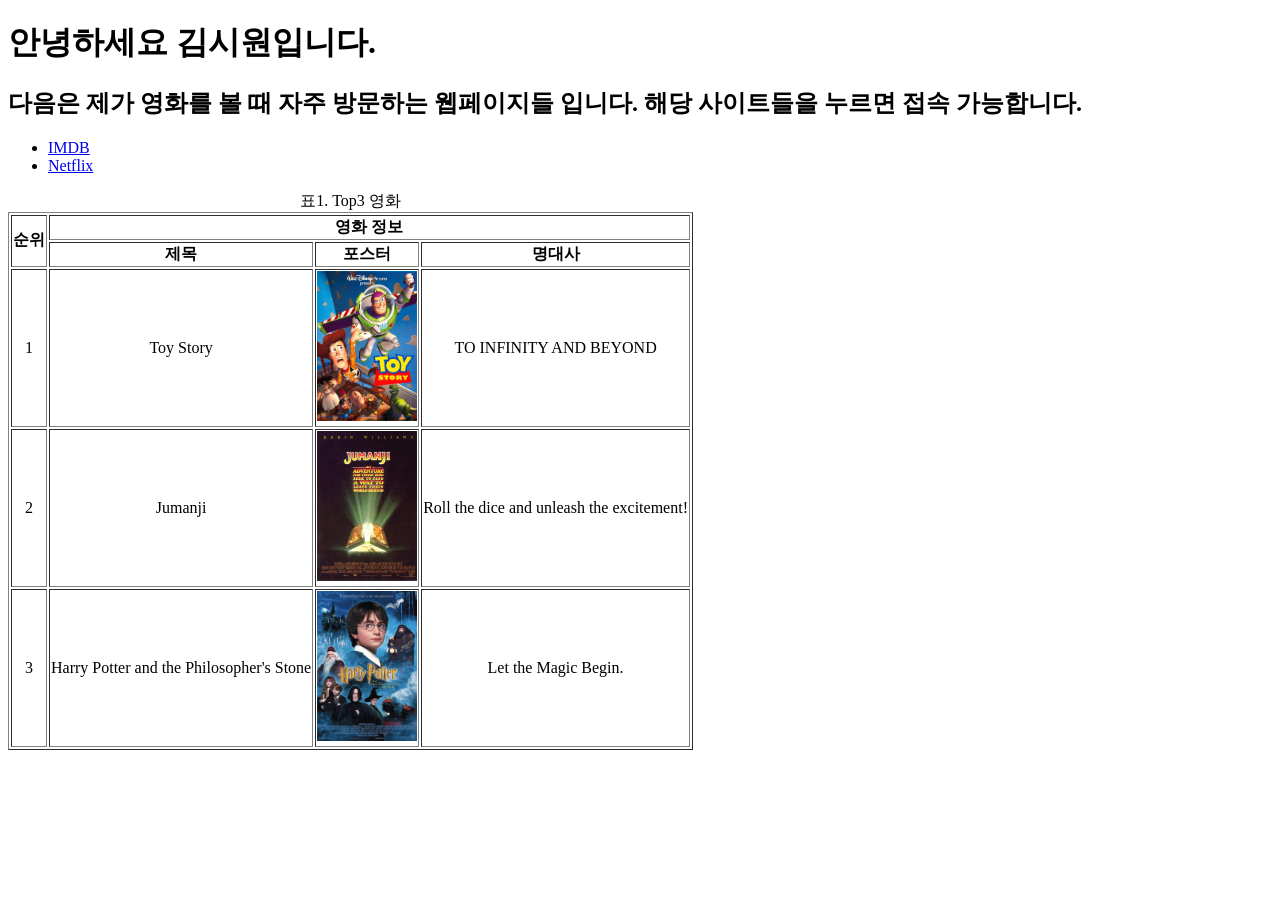
<file: LAB1/index.html>
<!DOCTYPE html>
<html lang="ko">
<head>
    <meta charset="UTF-8">
    <title>My Favorite Movies</title>
</head>
<body>

    <h1>안녕하세요 김시원입니다.</h1>
    <h2>다음은 제가 영화를 볼 때 자주 방문하는 웹페이지들 입니다. 해당 사이트들을 누르면 접속 가능합니다.</h2>

    <ul>
        <li><a href="https://www.imdb.com" target="_blank">IMDB</a></li>
        <li><a href="https://www.netflix.com" target="_blank">Netflix</a></li>
    </ul>

    <table border="1" style="text-align: center;">
        <caption>표1. Top3 영화</caption>
        <thead>
            <tr>
                <th rowspan="2">순위</th>
                <th colspan="3">영화 정보</th>
            </tr>
            <tr>
                <th>제목</th>
                <th>포스터</th>
                <th>명대사</th>
            </tr>
        </thead>
        <tbody>
            <tr>
                <td>1</td>
                <td>Toy Story</td>
                <td><img src="movie1.jpg" alt="Toy Story Poster" width="100" height="150"></td>
                <td>TO INFINITY AND BEYOND</td>
            </tr>
            <tr>
                <td>2</td>
                <td>Jumanji</td>
                <td><img src="movie2.jpg" alt="Jumanji Poster" width="100" height="150"></td>
                <td>Roll the dice and unleash the excitement!</td>
            </tr>
            <tr>
                <td>3</td>
                <td>Harry Potter and the Philosopher's Stone</td>
                <td><img src="movie3.jpg" alt="Harry Potter Poster" width="100" height="150"></td>
                <td>Let the Magic Begin.</td>
            </tr>
        </tbody>
    </table>

</body>
</html>
</file>
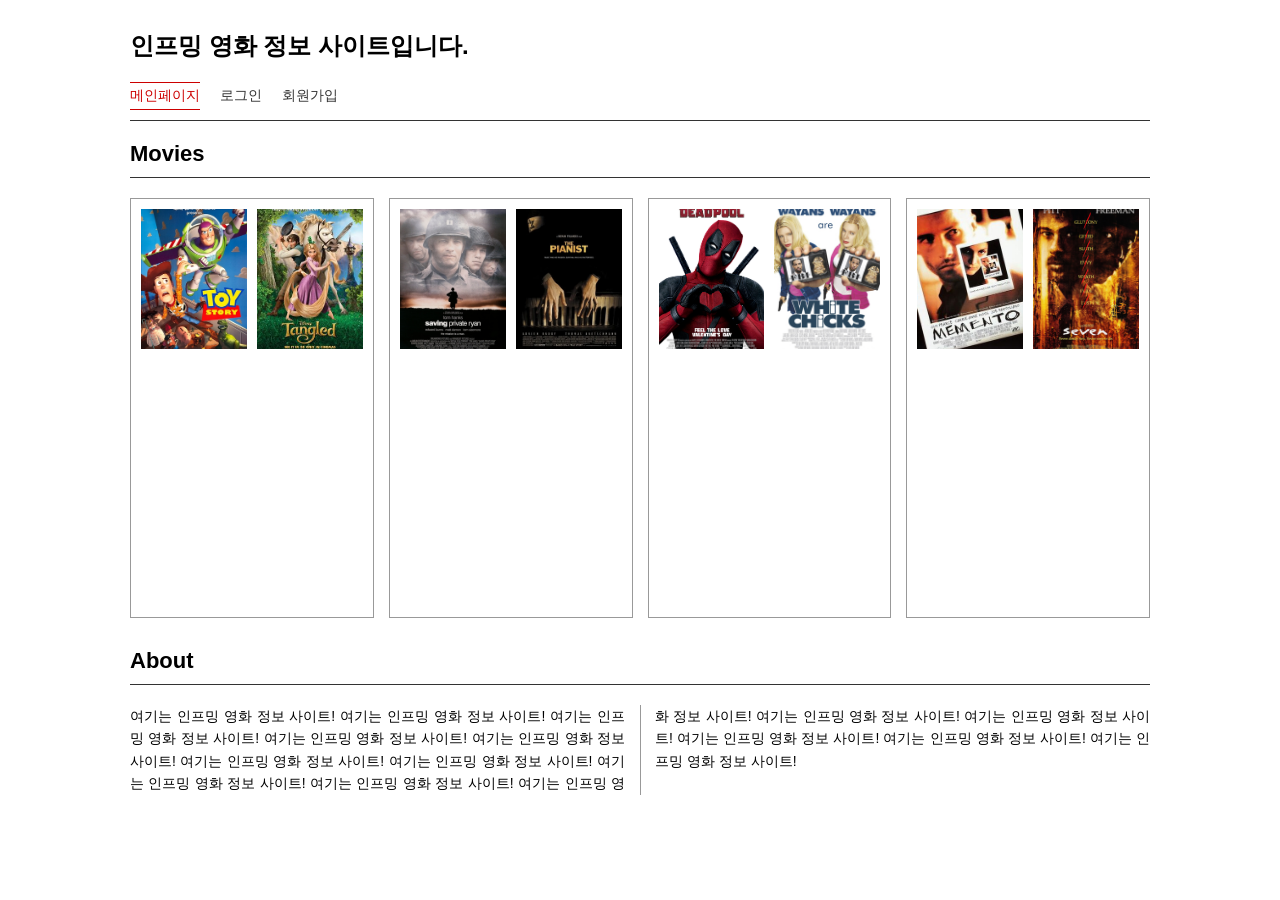
<file: LAB3/index.html>
<!DOCTYPE html>
<html lang="ko">
<head>
    <meta charset="UTF-8">
    <title>인프밍 영화 정보 사이트</title>
    <link rel="stylesheet" href="main.css">
</head>
<body>
    <div class="wrapper">
        <header class="header-box">
            <div class="header-spacer"></div>
            <h1 class="header-text">인프밍 영화 정보 사이트입니다.</h1>
        </header>
        
        <nav class="nav-menu">
            <a href="index.html" class="active">메인페이지</a>
            <a href="login.html">로그인</a>
            <a href="signup.html">회원가입</a>
        </nav>

        <main class="content-area">
            <section class="movie-section">
                <h2>Movies</h2>
                <div class="movie-list">
                    <div class="movie-item">
                        <div class="movie-images">
                            <div class="img-box">
                                <img src="movie1.jpg" alt="Toy Story">
                                <div class="img-hover-text">Toy Story</div>
                            </div>
                            <div class="img-box">
                                <img src="movie2.jpg" alt="Tangled">
                                <div class="img-hover-text">Tangled</div>
                            </div>
                        </div>
                    </div>
                    
                    <div class="movie-item">
                        <div class="movie-images">
                            <div class="img-box">
                                <img src="movie3.jpg" alt="Saving Private Ryan">
                                <div class="img-hover-text">Saving Private Ryan</div>
                            </div>
                            <div class="img-box">
                                <img src="movie4.jpg" alt="The Pianist">
                                <div class="img-hover-text">The Pianist</div>
                            </div>
                        </div>
                    </div>
                    
                    <div class="movie-item">
                        <div class="movie-images">
                            <div class="img-box">
                                <img src="movie5.jpg" alt="Deadpool">
                                <div class="img-hover-text">Deadpool</div>
                            </div>
                            <div class="img-box">
                                <img src="movie6.jpg" alt="White Chicks">
                                <div class="img-hover-text">White Chicks</div>
                            </div>
                        </div>
                    </div>

                    <div class="movie-item">
                        <div class="movie-images">
                            <div class="img-box">
                                <img src="movie7.jpg" alt="Memento">
                                <div class="img-hover-text">Memento</div>
                            </div>
                            <div class="img-box">
                                <img src="movie8.jpg" alt="Se7en">
                                <div class="img-hover-text">Se7en</div>
                            </div>
                        </div>
                    </div>
                </div>
            </section>
            
            <section class="about-section">
                <h2>About</h2>
                <div class="about-desc">
                    여기는 인프밍 영화 정보 사이트! 여기는 인프밍 영화 정보 사이트! 여기는 인프밍 영화 정보 사이트!
                    여기는 인프밍 영화 정보 사이트! 여기는 인프밍 영화 정보 사이트! 여기는 인프밍 영화 정보 사이트!
                    여기는 인프밍 영화 정보 사이트! 여기는 인프밍 영화 정보 사이트! 여기는 인프밍 영화 정보 사이트!
                    여기는 인프밍 영화 정보 사이트! 여기는 인프밍 영화 정보 사이트! 여기는 인프밍 영화 정보 사이트!
                    여기는 인프밍 영화 정보 사이트! 여기는 인프밍 영화 정보 사이트! 여기는 인프밍 영화 정보 사이트!
                </div>
            </section>
        </main>
    </div>
</body>
</html>
</file>
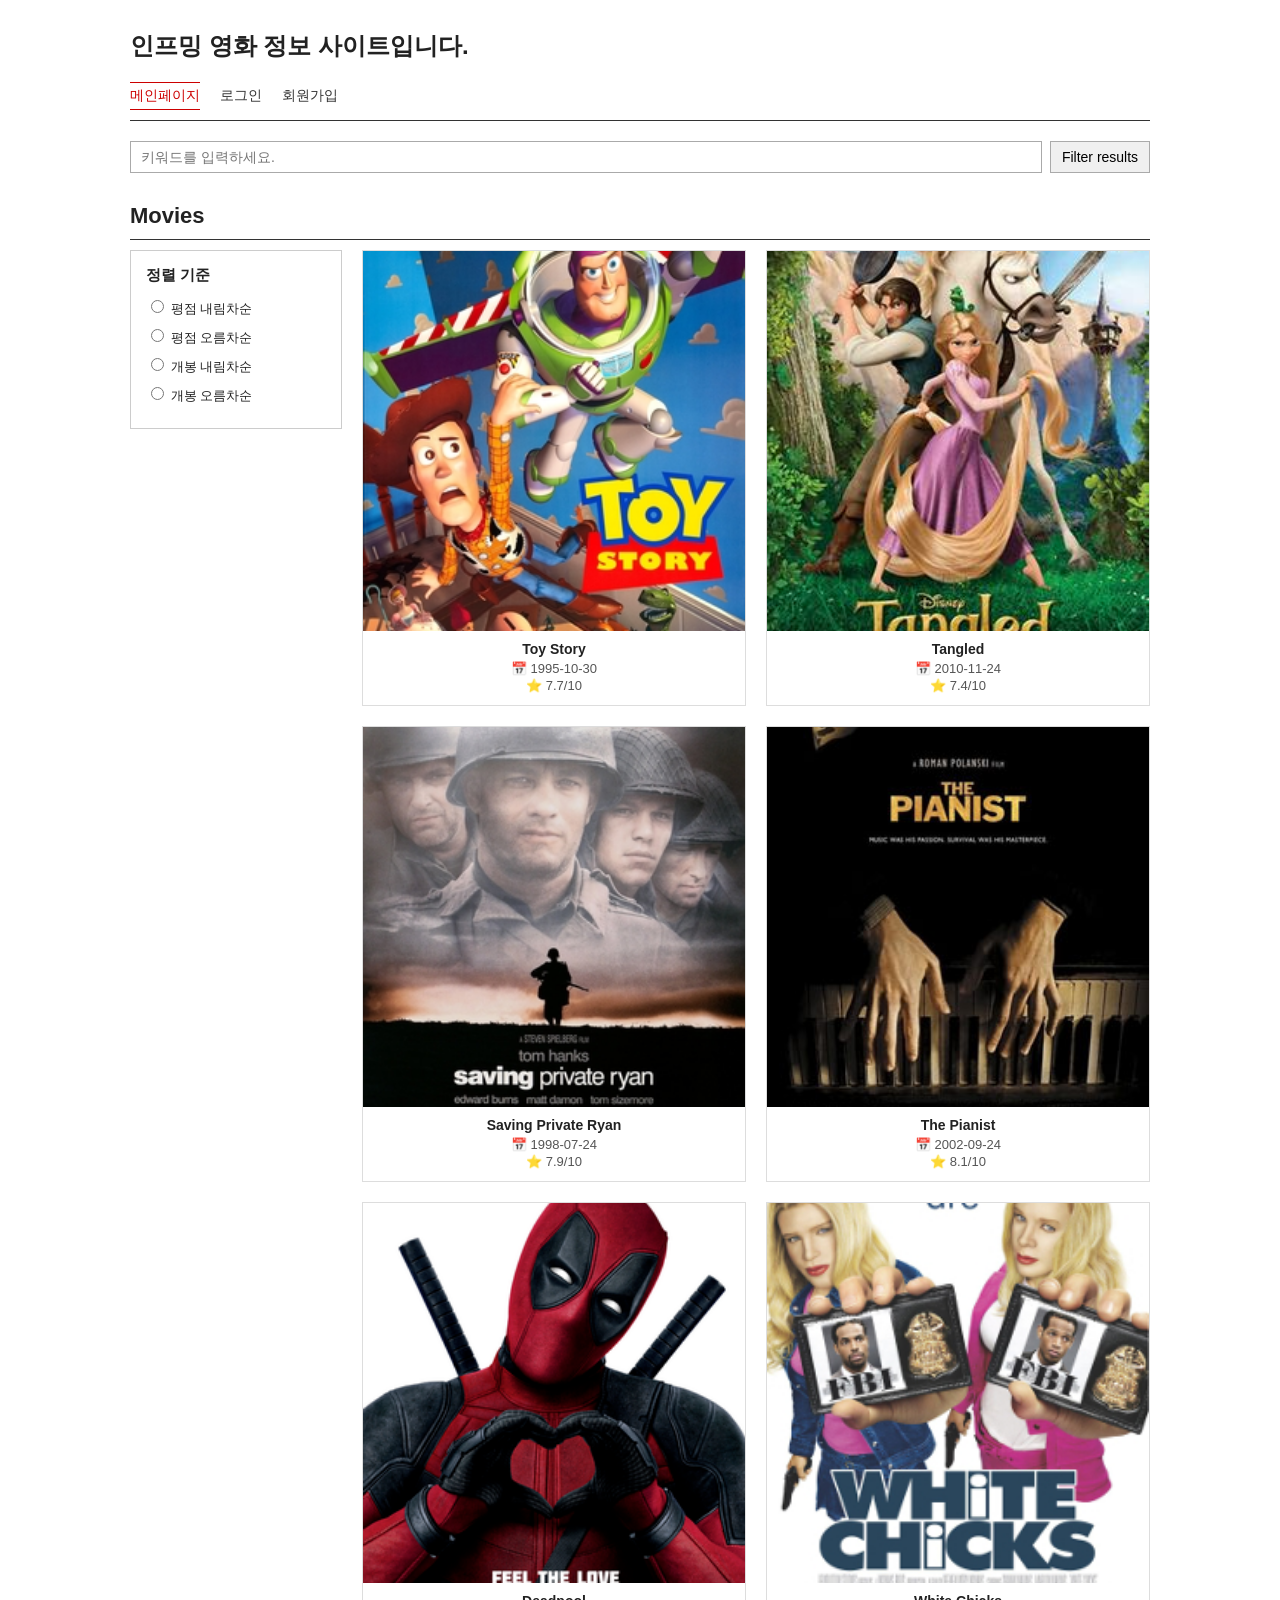
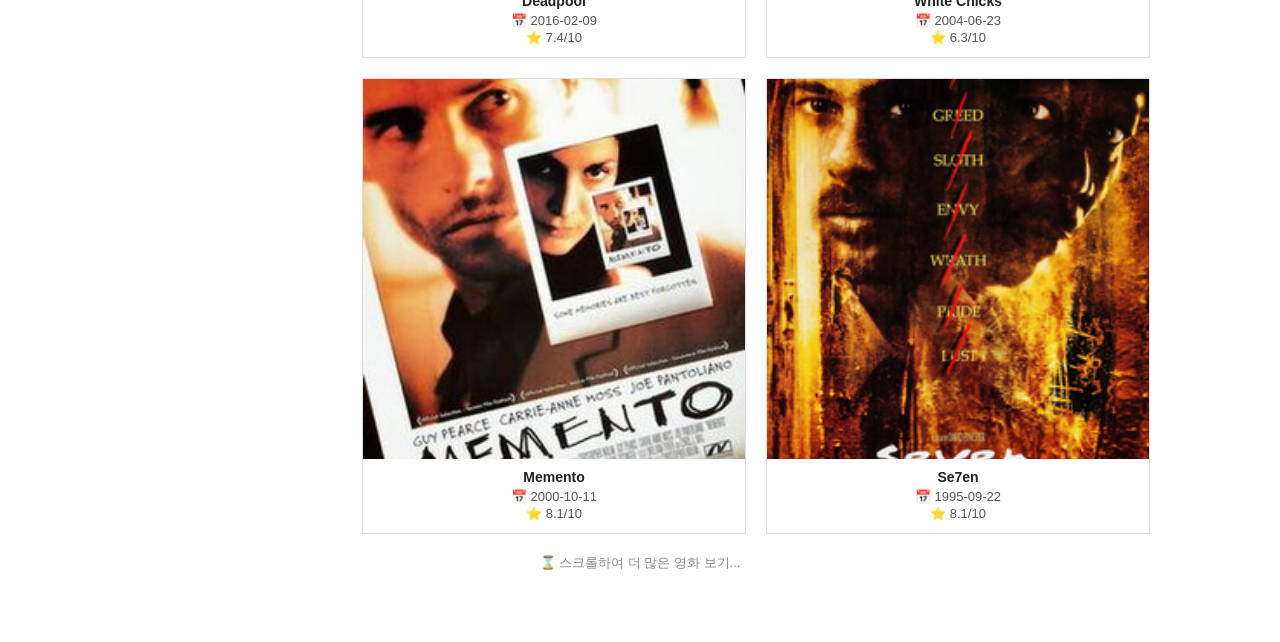
<file: LAB4/index.html>
<!DOCTYPE html>
<html lang="ko">
<head>
    <meta charset="UTF-8">
    <title>인프밍 영화 정보 사이트</title>
    <!-- 외부 CSS 참조 -->
    <link rel="stylesheet" type="text/css" href="main.css">
</head>
<body>
    <div class="wrapper">
        <!-- 헤더 -->
        <header class="header-box">
            <h1 class="header-text">인프밍 영화 정보 사이트입니다.</h1>
        </header>

        <!-- 페이지 링킹 (메인 ↔ 로그인 ↔ 회원가입) -->
        <nav class="nav-menu">
            <a href="index.html" class="active">메인페이지</a>
            <a href="login.html">로그인</a>
            <a href="signup.html">회원가입</a>
        </nav>

        <!-- 키워드 검색바 (요구사항: 키워드 검색 20pt) -->
        <div class="search-bar">
            <input type="text" id="searchInput" placeholder="키워드를 입력하세요.">
            <button id="searchBtn">Filter results</button>
        </div>

        <!-- Movies 섹션 -->
        <section class="movie-section">
            <h2>Movies</h2>
            <div class="movie-layout">

                <!-- 좌측: 정렬 기준 (요구사항: Sort 4가지 20pt) -->
                <aside class="sort-panel">
                    <h3>정렬 기준</h3>
                    <label><input type="radio" name="sort" value="rating_desc"> 평점 내림차순</label>
                    <label><input type="radio" name="sort" value="rating_asc"> 평점 오름차순</label>
                    <label><input type="radio" name="sort" value="date_desc"> 개봉 내림차순</label>
                    <label><input type="radio" name="sort" value="date_asc"> 개봉 오름차순</label>
                </aside>

                <!-- 우측: 영화 카드 그리드 (JS가 동적으로 채움) -->
                <div class="movie-grid" id="movieGrid"></div>
            </div>
            <!-- Infinite Scroll 트리거 -->
            <div id="loadingMsg">⌛ 영화를 불러오는 중...</div>
        </section>
    </div>

    <!-- =========================================================
         JavaScript: Fetch API + Infinite Scroll + 검색 + 정렬 + hover
         ========================================================= -->
    <script>
        // 전역 상태
        let allMovies = [];        // product.json에서 받은 전체 영화 목록
        let filteredMovies = [];   // 검색/정렬 후의 영화 목록
        let renderedCount = 0;     // 현재까지 화면에 그린 영화 개수
        const PAGE_SIZE = 4;       // Infinite Scroll 1회당 추가 로드 개수

        const grid = document.getElementById('movieGrid');
        const loadingMsg = document.getElementById('loadingMsg');
        const searchInput = document.getElementById('searchInput');
        const searchBtn = document.getElementById('searchBtn');
        const sortRadios = document.querySelectorAll('input[name="sort"]');

        // ---------------------------------------------------------
        // 1. Fetch API로 product.json 불러오기 (요구사항 25pt)
        // ---------------------------------------------------------
        fetch('product.json')
            .then(response => {
                if (!response.ok) throw new Error('product.json 불러오기 실패');
                return response.json();
            })
            .then(data => {
                allMovies = data;
                filteredMovies = data.slice(); // 초기엔 전체 표시
                renderNextPage();              // 첫 페이지 렌더
                ensureViewportFilled();        // 화면이 가득 차도록 자동 추가 로드
            })
            .catch(err => {
                console.error(err);
                loadingMsg.textContent = '⚠️ 영화 데이터를 불러올 수 없습니다.';
            });

        // ---------------------------------------------------------
        // 2. 영화 카드 한 장을 만드는 함수
        //    - 영화 정보 3개 이상 (제목, 개봉일, 평점) (요구사항 30pt 일부)
        //    - 포스터 hover 시 줄거리 출력 (요구사항 20pt)
        // ---------------------------------------------------------
        function createMovieCard(movie) {
            const card = document.createElement('div');
            card.className = 'movie-card';

            // 포스터 영역 + 줄거리 오버레이
            const posterWrap = document.createElement('div');
            posterWrap.className = 'poster-wrap';

            const img = document.createElement('img');
            img.src = movie.poster;
            img.alt = movie.title;

            const overlay = document.createElement('div');
            overlay.className = 'overview-overlay';
            overlay.innerHTML = '<strong>줄거리:</strong>' + (movie.overview || '줄거리 정보가 없습니다.');

            // JS로도 hover 이벤트 처리 (요구사항: JS 사용)
            posterWrap.addEventListener('mouseenter', () => {
                overlay.style.opacity = '1';
            });
            posterWrap.addEventListener('mouseleave', () => {
                overlay.style.opacity = '0';
            });

            posterWrap.appendChild(img);
            posterWrap.appendChild(overlay);

            // 영화 정보 (제목, 개봉일, 평점)
            const info = document.createElement('div');
            info.className = 'movie-info';
            info.innerHTML =
                '<div class="title">' + movie.title + '</div>' +
                '<div class="release-date">📅 ' + movie.release_date + '</div>' +
                '<div class="vote-avg">⭐ ' + movie.vote_average + '/10</div>';

            card.appendChild(posterWrap);
            card.appendChild(info);
            return card;
        }

        // ---------------------------------------------------------
        // 3. Infinite Scroll: 다음 PAGE_SIZE 만큼 추가 렌더 (요구사항 30pt)
        // ---------------------------------------------------------
        function renderNextPage() {
            const end = Math.min(renderedCount + PAGE_SIZE, filteredMovies.length);
            for (let i = renderedCount; i < end; i++) {
                grid.appendChild(createMovieCard(filteredMovies[i]));
            }
            renderedCount = end;

            // 모든 영화를 다 그렸으면 로딩 메시지 변경
            if (renderedCount >= filteredMovies.length) {
                if (filteredMovies.length === 0) {
                    loadingMsg.textContent = '검색 결과가 없습니다.';
                } else {
                    loadingMsg.textContent = '— 모든 영화를 불러왔습니다 (' + filteredMovies.length + '개) —';
                }
            } else {
                loadingMsg.textContent = '⌛ 스크롤하여 더 많은 영화 보기...';
            }
        }

        // 스크롤 이벤트: 페이지 바닥에 가까워지면 다음 페이지 로드
        window.addEventListener('scroll', () => {
            const scrollPos = window.innerHeight + window.scrollY;
            const docHeight = document.body.offsetHeight;
            if (scrollPos >= docHeight - 100 && renderedCount < filteredMovies.length) {
                renderNextPage();
            }
        });

        // 초기 또는 검색/정렬 후, 콘텐츠가 viewport보다 짧으면 자동으로 다음 페이지 로드
        // (큰 모니터에서도 Infinite Scroll 효과가 보이도록 보강)
        function ensureViewportFilled() {
            // 다음 페이지를 그릴 영화가 더 있고, 현재 페이지가 viewport보다 짧을 때
            if (renderedCount < filteredMovies.length &&
                document.documentElement.scrollHeight <= window.innerHeight + 50) {
                renderNextPage();
                // 다음 프레임에 다시 체크 (이미지 로딩으로 높이가 늦게 늘어남)
                setTimeout(ensureViewportFilled, 100);
            }
        }

        // ---------------------------------------------------------
        // 4. 필터링 (검색 + 정렬) 후 화면 다시 그리기
        // ---------------------------------------------------------
        function applyFilters() {
            // (1) 키워드 검색
            const keyword = searchInput.value.trim().toLowerCase();
            let result = allMovies.filter(m => {
                if (!keyword) return true;
                return m.title.toLowerCase().includes(keyword)
                    || (m.overview || '').toLowerCase().includes(keyword);
            });

            // (2) 정렬 (Sort 4가지)
            const sortValue = document.querySelector('input[name="sort"]:checked');
            if (sortValue) {
                switch (sortValue.value) {
                    case 'rating_desc':
                        result.sort((a, b) => b.vote_average - a.vote_average);
                        break;
                    case 'rating_asc':
                        result.sort((a, b) => a.vote_average - b.vote_average);
                        break;
                    case 'date_desc':
                        result.sort((a, b) => b.release_date.localeCompare(a.release_date));
                        break;
                    case 'date_asc':
                        result.sort((a, b) => a.release_date.localeCompare(b.release_date));
                        break;
                }
            }

            // (3) 화면 초기화 후 다시 렌더
            filteredMovies = result;
            renderedCount = 0;
            grid.innerHTML = '';
            renderNextPage();
            ensureViewportFilled(); // 결과가 적어도 viewport 채우기
        }

        // 검색 버튼 클릭
        searchBtn.addEventListener('click', applyFilters);
        // Enter 키로도 검색
        searchInput.addEventListener('keydown', (e) => {
            if (e.key === 'Enter') applyFilters();
        });
        // 정렬 라디오 변경 시 즉시 적용
        sortRadios.forEach(r => r.addEventListener('change', applyFilters));
    </script>
</body>
</html>
</file>
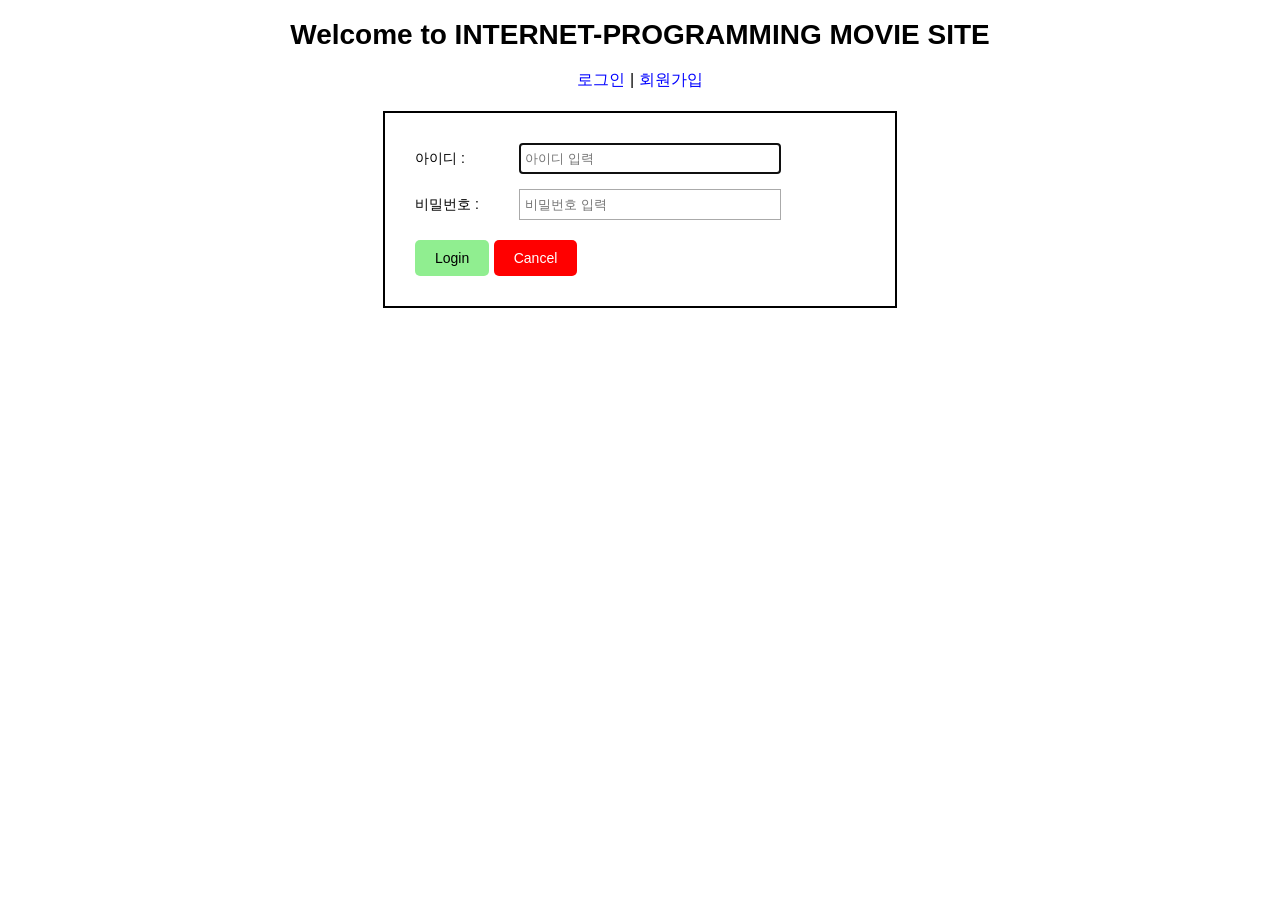
<file: LAB2/login.html>
<!DOCTYPE html>
<html lang="ko">
<head>
    <meta charset="UTF-8">
    <title>Login</title>
    <!-- 외부 CSS 참조 코드 -->
    <link rel="stylesheet" type="text/css" href="main.css">
</head>
<body>
    <h1>Welcome to INTERNET-PROGRAMMING MOVIE SITE</h1>
    
    <div class="header-links">
        <a href="login.html">로그인</a> | <a href="signup.html">회원가입</a>
    </div>

    <div class="form-container">
        <form>
            <div class="form-group">
                <label class="title-label">아이디 :</label>
                <input type="text" name="userid" placeholder="아이디 입력" required autofocus>
            </div>
            
            <div class="form-group">
                <label class="title-label">비밀번호 :</label>
                <input type="password" name="pwd" placeholder="비밀번호 입력" required>
            </div>
            
            <div class="btn-group">
                <button type="submit" class="btn-submit">Login</button>
                <button type="reset" class="btn-cancel">Cancel</button>
            </div>
        </form>
    </div>
</body>
</html>
</file>
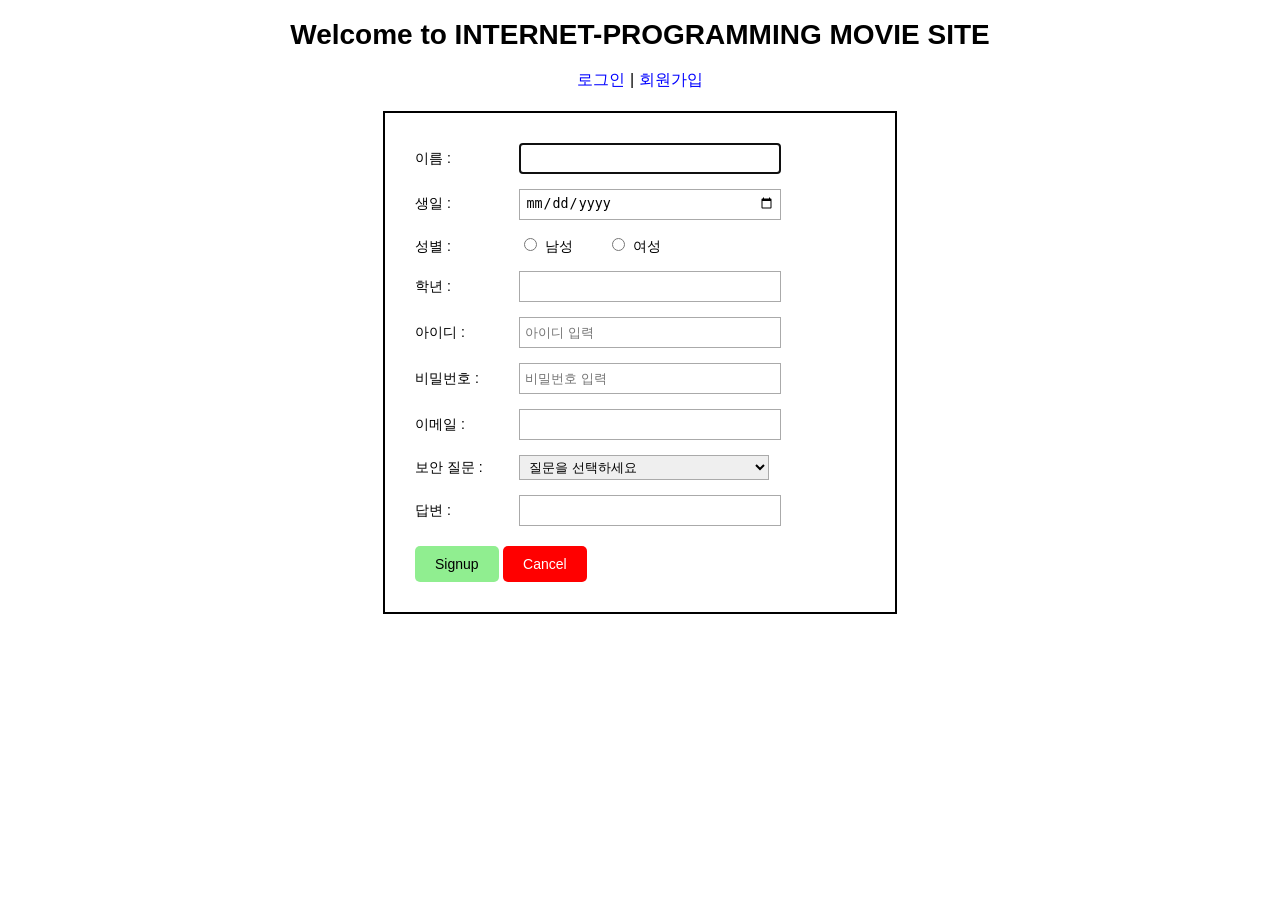
<file: LAB2/signup.html>
<!DOCTYPE html>
<html lang="ko">
<head>
    <meta charset="UTF-8">
    <title>Sign Up</title>
    <!-- 외부 CSS 참조 코드 -->
    <link rel="stylesheet" type="text/css" href="main.css">
</head>
<body>
    <h1>Welcome to INTERNET-PROGRAMMING MOVIE SITE</h1>
    
    <div class="header-links">
        <a href="login.html">로그인</a> | <a href="signup.html">회원가입</a>
    </div>

    <div class="form-container">
        <form>
            <div class="form-group">
                <label class="title-label">이름 :</label>
                <!-- Input 1: text 타입 / autofocus, required 속성 사용 -->
                <input type="text" name="username" autofocus required>
            </div>
            
            <div class="form-group">
                <label class="title-label">생일 :</label>
                <!-- Input 2: date 타입 -->
                <input type="date" name="birthday">
            </div>
            
            <div class="form-group">
                <label class="title-label">성별 :</label>
                <!-- Input 3: radio 타입 사용 -->
                <input type="radio" id="male" name="gender" value="male"> 
                <label for="male" class="radio-label">남성</label>
                <input type="radio" id="female" name="gender" value="female"> 
                <label for="female" class="radio-label">여성</label>
            </div>
            
            <div class="form-group">
                <label class="title-label">학년 :</label>
                <!-- Input 4: number 타입 / step 속성 사용 -->
                <input type="number" name="grade" min="1" max="4" step="1">
            </div>
            
            <div class="form-group">
                <label class="title-label">아이디 :</label>
                <!-- placeholder 속성 사용 -->
                <input type="text" name="userid" placeholder="아이디 입력" required>
            </div>
            
            <div class="form-group">
                <label class="title-label">비밀번호 :</label>
                <!-- Input 5: password 타입 / placeholder 속성 사용 -->
                <input type="password" name="pwd" placeholder="비밀번호 입력" required>
            </div>
            
            <div class="form-group">
                <label class="title-label">이메일 :</label>
                <!-- Input 6: email 타입 / autocomplete 속성 사용 -->
                <input type="email" name="email" autocomplete="email">
            </div>
            
            <div class="form-group">
                <label class="title-label">보안 질문 :</label>
                <!-- Select (Dropdown) 사용 -->
                <select name="sec_question">
                    <option value="">질문을 선택하세요</option>
                    <option value="movie">가장 좋아하는 영화는?</option>
                    <option value="school">출신 초등학교는?</option>
                </select>
            </div>
            
            <div class="form-group">
                <label class="title-label">답변 :</label>
                <input type="text" name="sec_answer">
            </div>

            <div class="btn-group">
                <!-- Redirect 버튼: 클릭 시 login.html로 이동 -->
                <button type="button" class="btn-submit" onclick="location.href='login.html'">Signup</button>
                <button type="reset" class="btn-cancel">Cancel</button>
            </div>
        </form>
    </div>
</body>
</html>
</file>
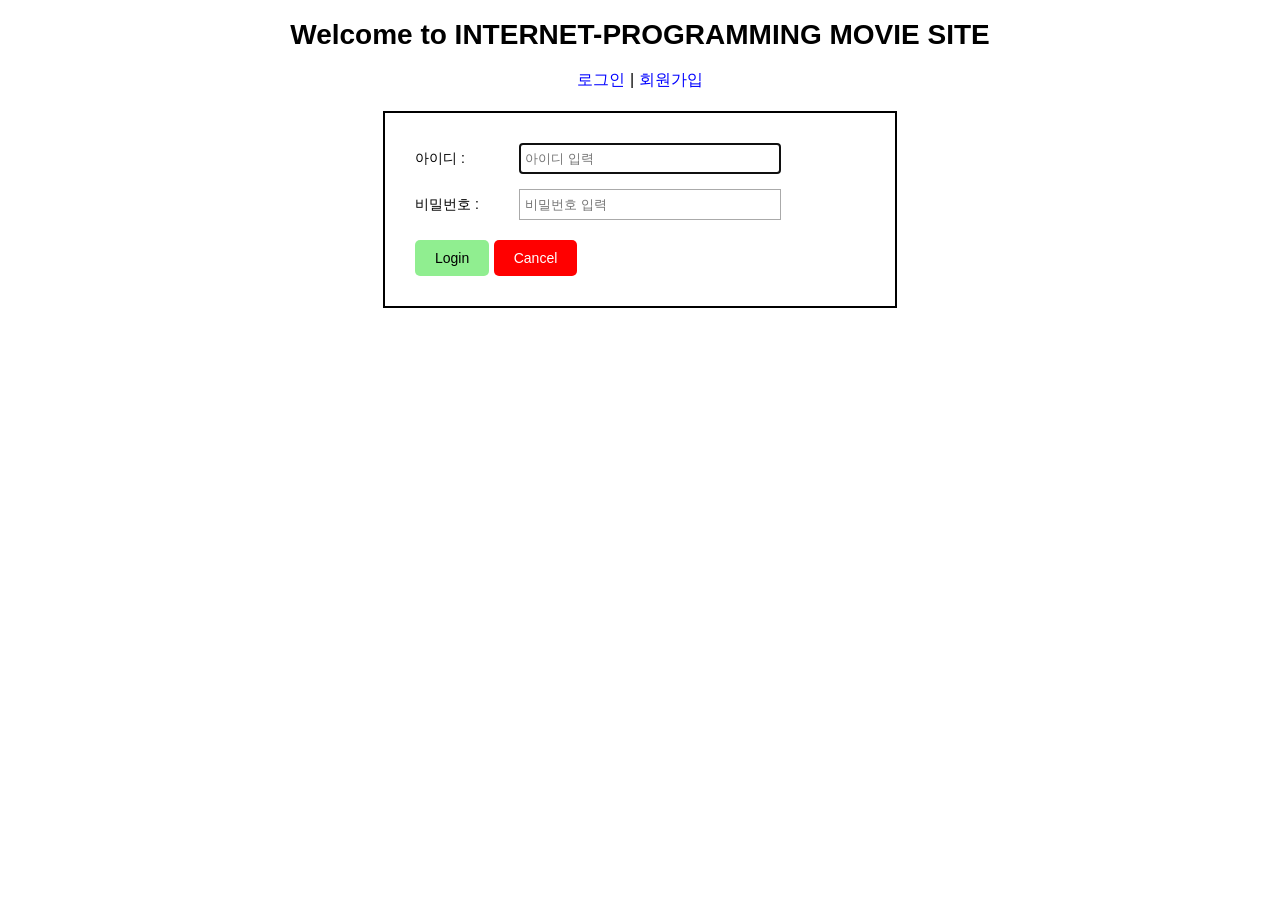
<file: LAB2_2022148037/login.html>
<!DOCTYPE html>
<html lang="ko">
<head>
    <meta charset="UTF-8">
    <title>Login</title>
    <!-- 외부 CSS 참조 코드 -->
    <link rel="stylesheet" type="text/css" href="main.css">
</head>
<body>
    <h1>Welcome to INTERNET-PROGRAMMING MOVIE SITE</h1>
    
    <div class="header-links">
        <a href="login.html">로그인</a> | <a href="signup.html">회원가입</a>
    </div>

    <div class="form-container">
        <form>
            <div class="form-group">
                <label class="title-label">아이디 :</label>
                <input type="text" name="userid" placeholder="아이디 입력" required autofocus>
            </div>
            
            <div class="form-group">
                <label class="title-label">비밀번호 :</label>
                <input type="password" name="pwd" placeholder="비밀번호 입력" required>
            </div>
            
            <div class="btn-group">
                <button type="submit" class="btn-submit">Login</button>
                <button type="reset" class="btn-cancel">Cancel</button>
            </div>
        </form>
    </div>
</body>
</html>
</file>
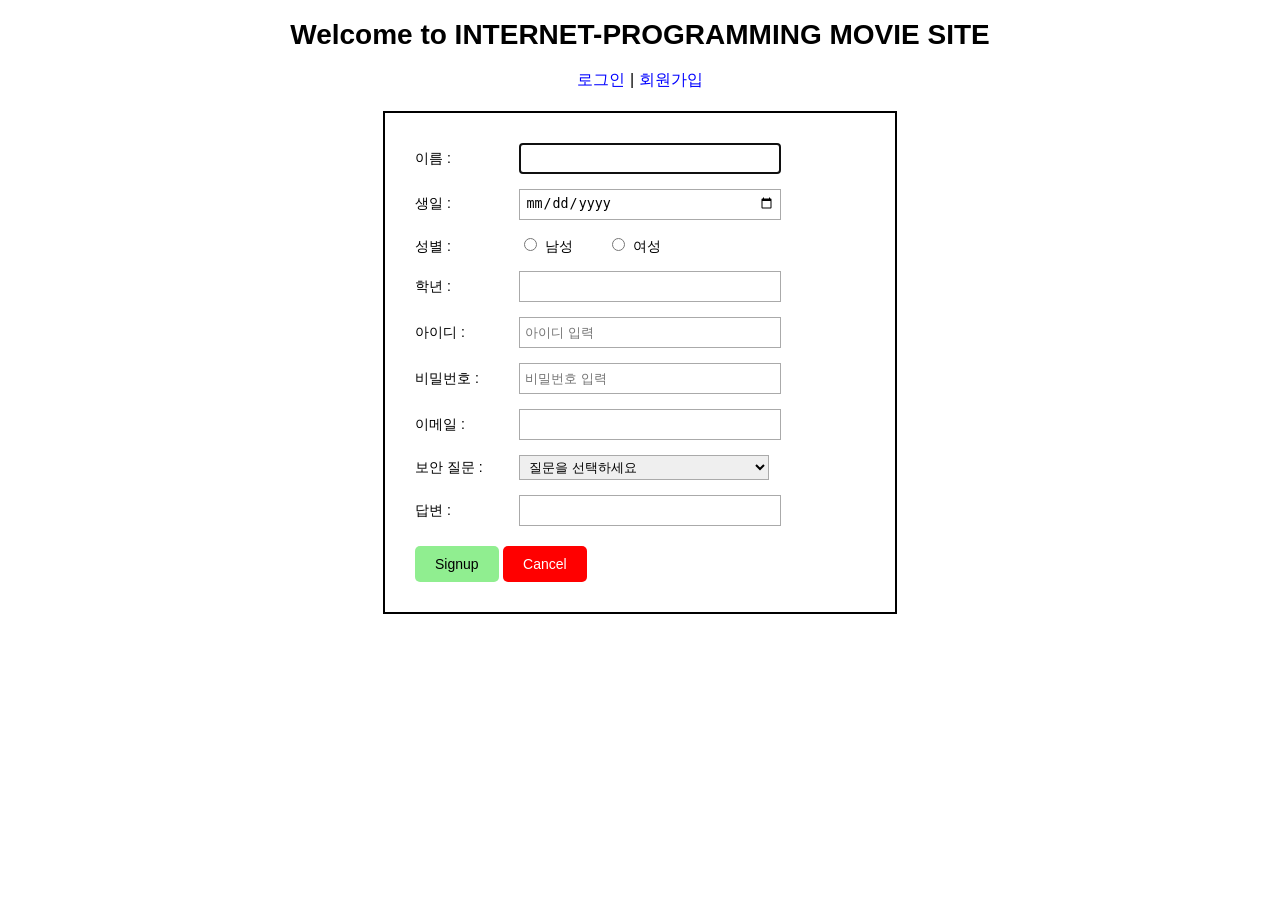
<file: LAB2_2022148037/signup.html>
<!DOCTYPE html>
<html lang="ko">
<head>
    <meta charset="UTF-8">
    <title>Sign Up</title>
    <!-- 외부 CSS 참조 코드 -->
    <link rel="stylesheet" type="text/css" href="main.css">
</head>
<body>
    <h1>Welcome to INTERNET-PROGRAMMING MOVIE SITE</h1>
    
    <div class="header-links">
        <a href="login.html">로그인</a> | <a href="signup.html">회원가입</a>
    </div>

    <div class="form-container">
        <form>
            <div class="form-group">
                <label class="title-label">이름 :</label>
                <!-- Input 1: text 타입 / autofocus, required 속성 사용 -->
                <input type="text" name="username" autofocus required>
            </div>
            
            <div class="form-group">
                <label class="title-label">생일 :</label>
                <!-- Input 2: date 타입 -->
                <input type="date" name="birthday">
            </div>
            
            <div class="form-group">
                <label class="title-label">성별 :</label>
                <!-- Input 3: radio 타입 사용 -->
                <input type="radio" id="male" name="gender" value="male"> 
                <label for="male" class="radio-label">남성</label>
                <input type="radio" id="female" name="gender" value="female"> 
                <label for="female" class="radio-label">여성</label>
            </div>
            
            <div class="form-group">
                <label class="title-label">학년 :</label>
                <!-- Input 4: number 타입 / step 속성 사용 -->
                <input type="number" name="grade" min="1" max="4" step="1">
            </div>
            
            <div class="form-group">
                <label class="title-label">아이디 :</label>
                <!-- placeholder 속성 사용 -->
                <input type="text" name="userid" placeholder="아이디 입력" required>
            </div>
            
            <div class="form-group">
                <label class="title-label">비밀번호 :</label>
                <!-- Input 5: password 타입 / placeholder 속성 사용 -->
                <input type="password" name="pwd" placeholder="비밀번호 입력" required>
            </div>
            
            <div class="form-group">
                <label class="title-label">이메일 :</label>
                <!-- Input 6: email 타입 / autocomplete 속성 사용 -->
                <input type="email" name="email" autocomplete="email">
            </div>
            
            <div class="form-group">
                <label class="title-label">보안 질문 :</label>
                <!-- Select (Dropdown) 사용 -->
                <select name="sec_question">
                    <option value="">질문을 선택하세요</option>
                    <option value="movie">가장 좋아하는 영화는?</option>
                    <option value="school">출신 초등학교는?</option>
                </select>
            </div>
            
            <div class="form-group">
                <label class="title-label">답변 :</label>
                <input type="text" name="sec_answer">
            </div>

            <div class="btn-group">
                <!-- Redirect 버튼: 클릭 시 login.html로 이동 -->
                <button type="button" class="btn-submit" onclick="location.href='login.html'">Signup</button>
                <button type="reset" class="btn-cancel">Cancel</button>
            </div>
        </form>
    </div>
</body>
</html>
</file>
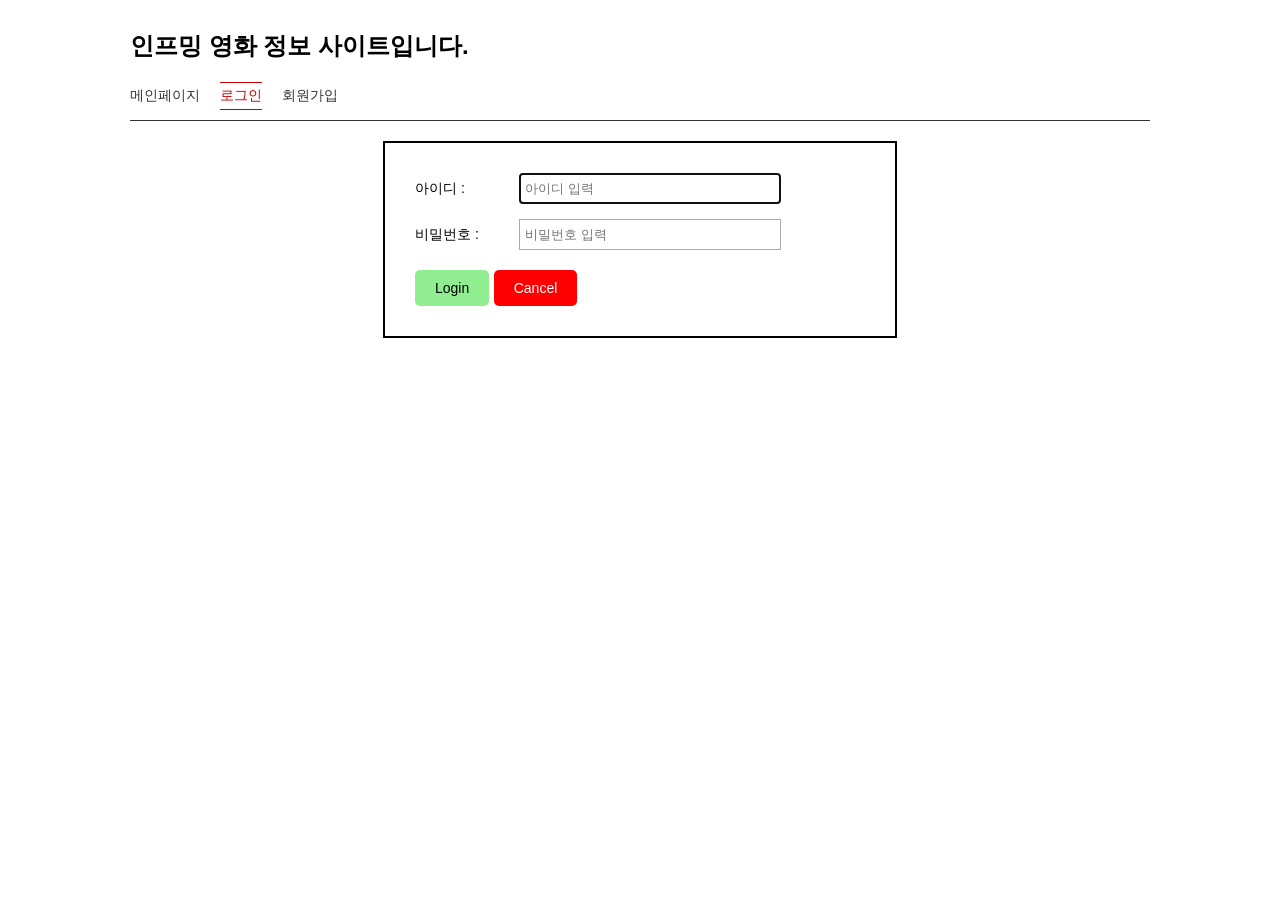
<file: LAB3/login.html>
<!DOCTYPE html>
<html lang="ko">
<head>
    <meta charset="UTF-8">
    <title>Login</title>
    <link rel="stylesheet" href="main.css">
</head>
<body>
    <div class="wrapper">
        <header class="header-box">
            <div class="header-spacer"></div>
            <h1 class="header-text">인프밍 영화 정보 사이트입니다.</h1>
        </header>
        
        <nav class="nav-menu">
            <a href="index.html">메인페이지</a>
            <a href="login.html" class="active">로그인</a>
            <a href="signup.html">회원가입</a>
        </nav>

        <div class="form-container">
            <form>
                <div class="form-group">
                    <label class="title-label">아이디 :</label>
                    <input type="text" name="userid" placeholder="아이디 입력" required autofocus>
                </div>
                
                <div class="form-group">
                    <label class="title-label">비밀번호 :</label>
                    <input type="password" name="pwd" placeholder="비밀번호 입력" required>
                </div>
                
                <div class="btn-group">
                    <button type="submit" class="btn-submit">Login</button>
                    <button type="reset" class="btn-cancel">Cancel</button>
                </div>
            </form>
        </div>
    </div>
</body>
</html>
</file>
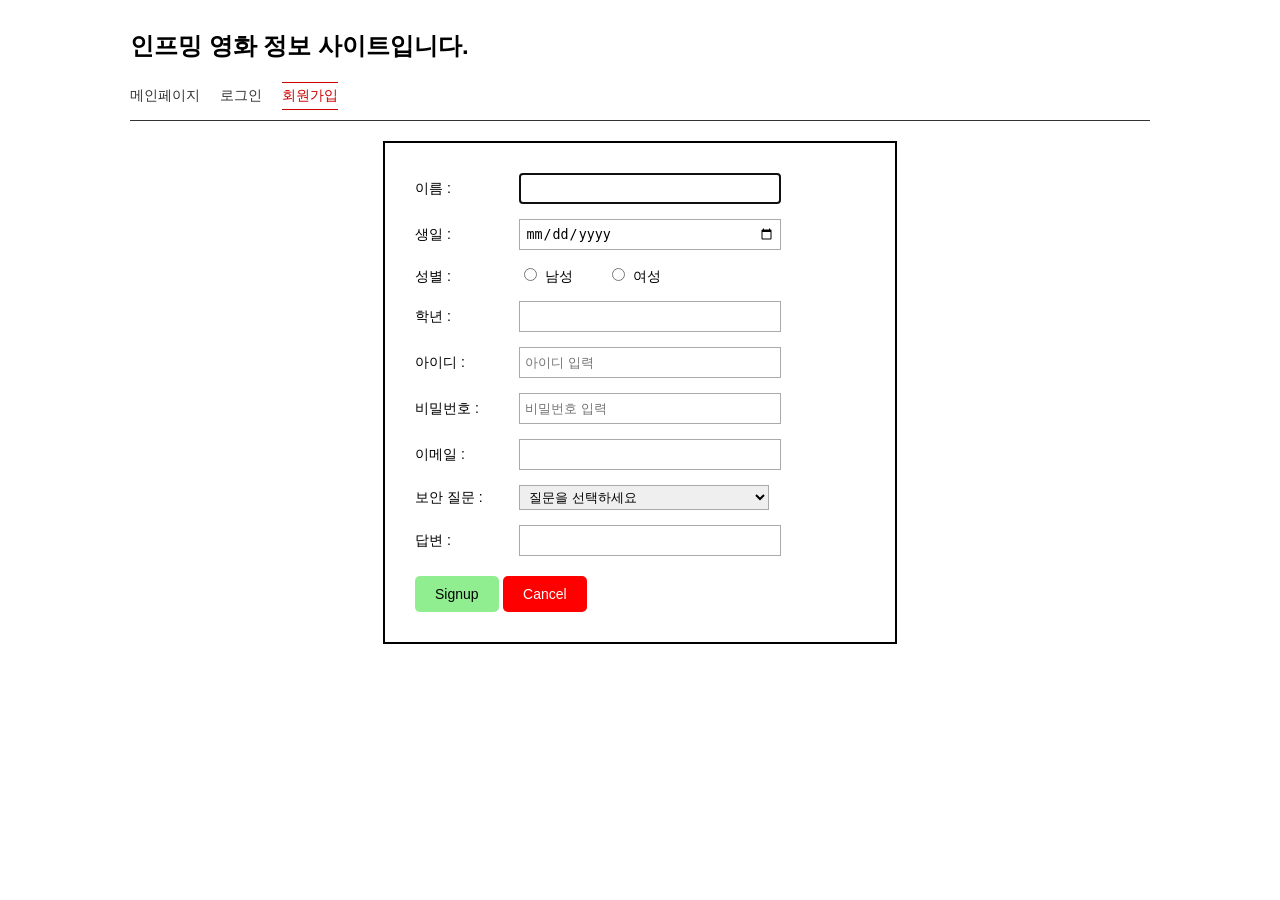
<file: LAB3/signup.html>
<!DOCTYPE html>
<html lang="ko">
<head>
    <meta charset="UTF-8">
    <title>Sign Up</title>
    <link rel="stylesheet" href="main.css">
</head>
<body>
    <div class="wrapper">
        <header class="header-box">
            <div class="header-spacer"></div>
            <h1 class="header-text">인프밍 영화 정보 사이트입니다.</h1>
        </header>
        
        <nav class="nav-menu">
            <a href="index.html">메인페이지</a>
            <a href="login.html">로그인</a>
            <a href="signup.html" class="active">회원가입</a>
        </nav>

        <div class="form-container">
            <form>
                <div class="form-group">
                    <label class="title-label">이름 :</label>
                    <input type="text" name="username" autofocus required>
                </div>
                
                <div class="form-group">
                    <label class="title-label">생일 :</label>
                    <input type="date" name="birthday">
                </div>
                
                <div class="form-group">
                    <label class="title-label">성별 :</label>
                    <input type="radio" id="male" name="gender" value="male"> 
                    <label for="male" class="radio-label">남성</label>
                    <input type="radio" id="female" name="gender" value="female"> 
                    <label for="female" class="radio-label">여성</label>
                </div>
                
                <div class="form-group">
                    <label class="title-label">학년 :</label>
                    <input type="number" name="grade" min="1" max="4" step="1">
                </div>
                
                <div class="form-group">
                    <label class="title-label">아이디 :</label>
                    <input type="text" name="userid" placeholder="아이디 입력" required>
                </div>
                
                <div class="form-group">
                    <label class="title-label">비밀번호 :</label>
                    <input type="password" name="pwd" placeholder="비밀번호 입력" required>
                </div>
                
                <div class="form-group">
                    <label class="title-label">이메일 :</label>
                    <input type="email" name="email" autocomplete="email">
                </div>
                
                <div class="form-group">
                    <label class="title-label">보안 질문 :</label>
                    <select name="sec_question">
                        <option value="">질문을 선택하세요</option>
                        <option value="movie">가장 좋아하는 영화는?</option>
                        <option value="school">출신 초등학교는?</option>
                    </select>
                </div>
                
                <div class="form-group">
                    <label class="title-label">답변 :</label>
                    <input type="text" name="sec_answer">
                </div>

                <div class="btn-group">
                    <button type="button" class="btn-submit" onclick="location.href='login.html'">Signup</button>
                    <button type="reset" class="btn-cancel">Cancel</button>
                </div>
            </form>
        </div>
    </div>
</body>
</html>
</file>
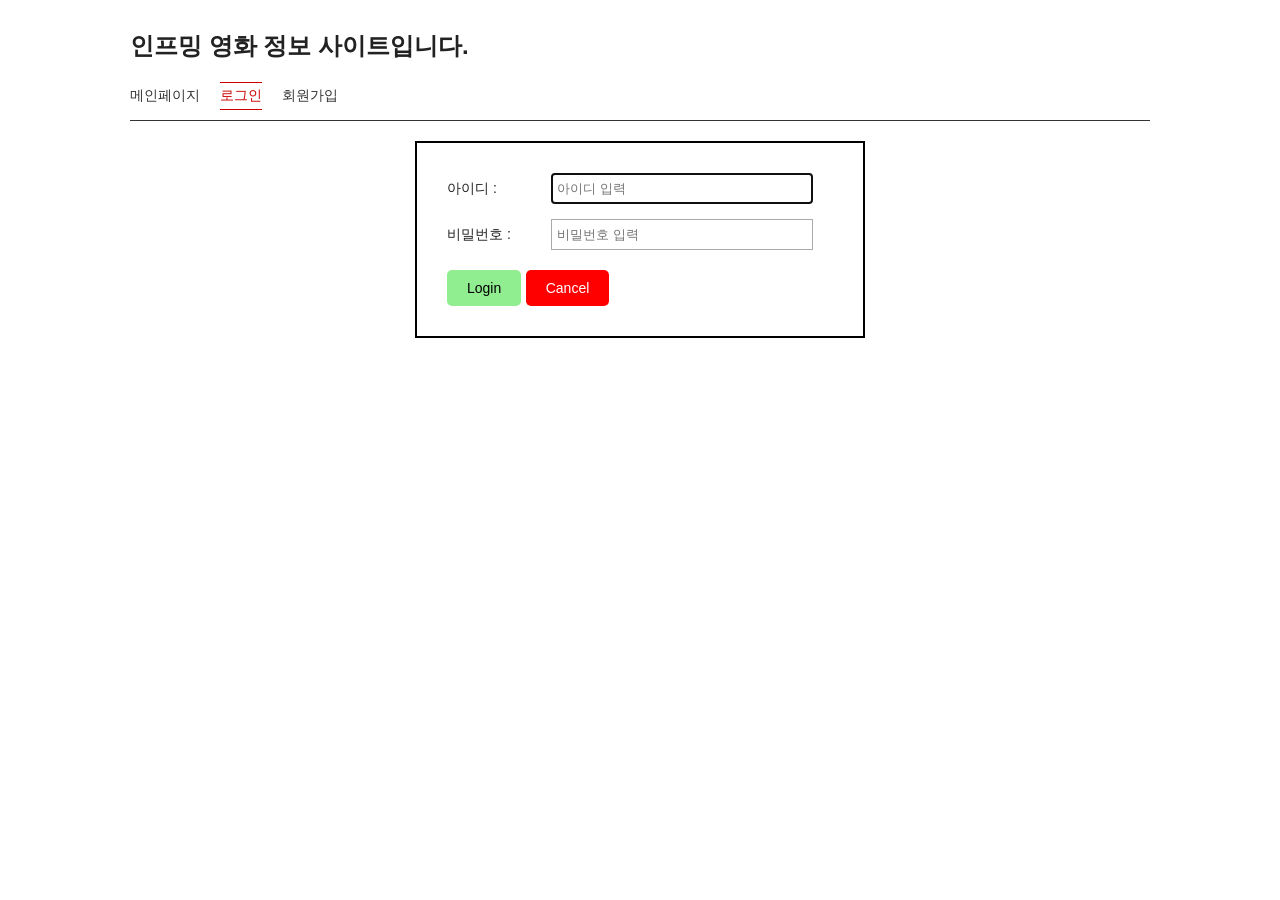
<file: LAB4/login.html>
<!DOCTYPE html>
<html lang="ko">
<head>
    <meta charset="UTF-8">
    <title>Login</title>
    <!-- 외부 CSS 참조 -->
    <link rel="stylesheet" type="text/css" href="main.css">
</head>
<body>
    <div class="wrapper">
        <!-- 헤더 -->
        <header class="header-box">
            <h1 class="header-text">인프밍 영화 정보 사이트입니다.</h1>
        </header>

        <!-- 페이지 링킹 (메인 ↔ 로그인 ↔ 회원가입) -->
        <nav class="nav-menu">
            <a href="index.html">메인페이지</a>
            <a href="login.html" class="active">로그인</a>
            <a href="signup.html">회원가입</a>
        </nav>

        <!-- 로그인 폼 -->
        <div class="form-container">
            <form>
                <div class="form-group">
                    <label class="title-label">아이디 :</label>
                    <input type="text" name="userid" placeholder="아이디 입력" required autofocus>
                </div>

                <div class="form-group">
                    <label class="title-label">비밀번호 :</label>
                    <input type="password" name="pwd" placeholder="비밀번호 입력" required>
                </div>

                <div class="btn-group">
                    <button type="submit" class="btn-submit">Login</button>
                    <button type="reset" class="btn-cancel">Cancel</button>
                </div>
            </form>
        </div>
    </div>
</body>
</html>
</file>
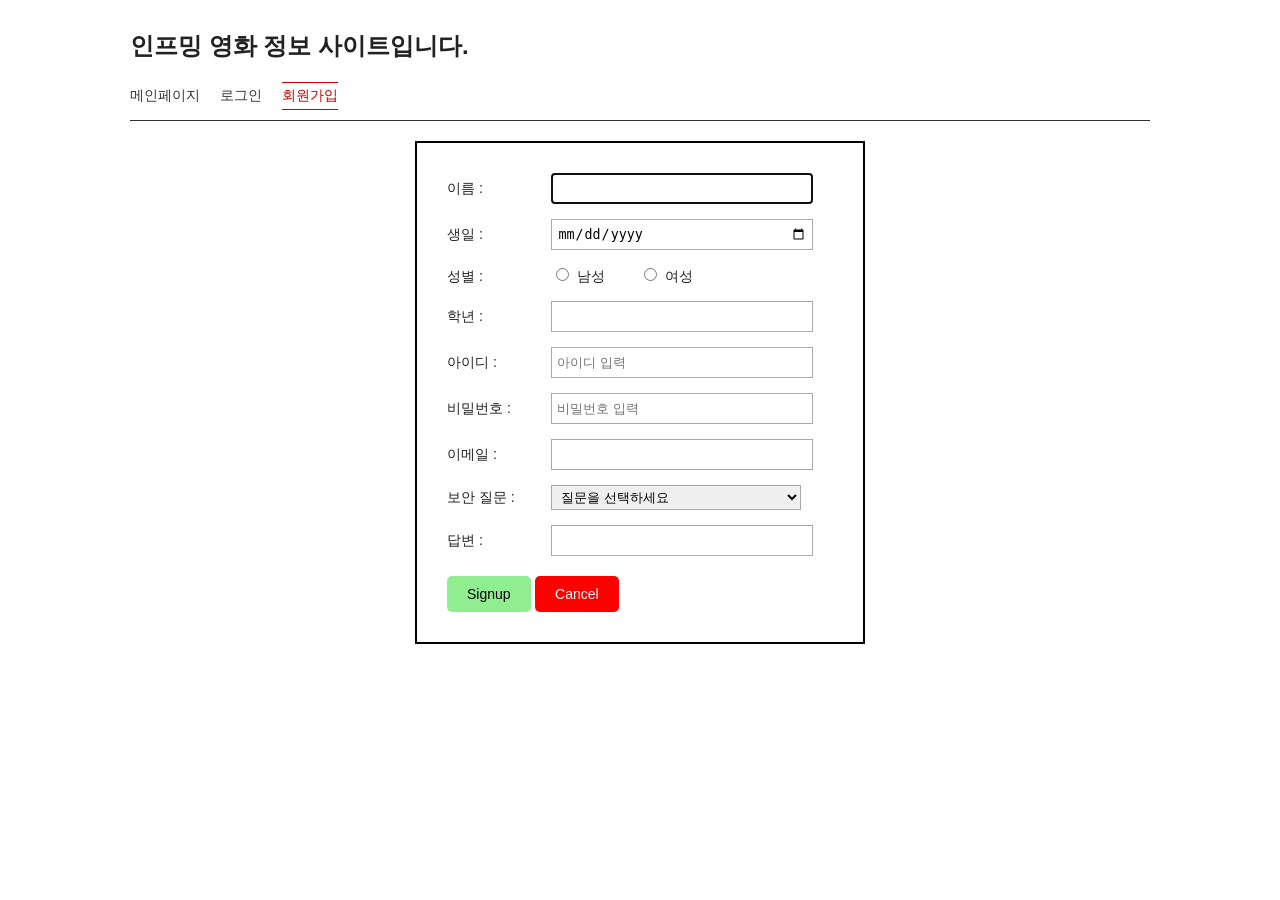
<file: LAB4/signup.html>
<!DOCTYPE html>
<html lang="ko">
<head>
    <meta charset="UTF-8">
    <title>Sign Up</title>
    <!-- 외부 CSS 참조 -->
    <link rel="stylesheet" type="text/css" href="main.css">
</head>
<body>
    <div class="wrapper">
        <!-- 헤더 -->
        <header class="header-box">
            <h1 class="header-text">인프밍 영화 정보 사이트입니다.</h1>
        </header>

        <!-- 페이지 링킹 (메인 ↔ 로그인 ↔ 회원가입) -->
        <nav class="nav-menu">
            <a href="index.html">메인페이지</a>
            <a href="login.html">로그인</a>
            <a href="signup.html" class="active">회원가입</a>
        </nav>

        <!-- 회원가입 폼 (LAB2/LAB3 동일 구조 유지) -->
        <div class="form-container">
            <form>
                <div class="form-group">
                    <label class="title-label">이름 :</label>
                    <input type="text" name="username" autofocus required>
                </div>

                <div class="form-group">
                    <label class="title-label">생일 :</label>
                    <input type="date" name="birthday">
                </div>

                <div class="form-group">
                    <label class="title-label">성별 :</label>
                    <input type="radio" id="male" name="gender" value="male">
                    <label for="male" class="radio-label">남성</label>
                    <input type="radio" id="female" name="gender" value="female">
                    <label for="female" class="radio-label">여성</label>
                </div>

                <div class="form-group">
                    <label class="title-label">학년 :</label>
                    <input type="number" name="grade" min="1" max="4" step="1">
                </div>

                <div class="form-group">
                    <label class="title-label">아이디 :</label>
                    <input type="text" name="userid" placeholder="아이디 입력" required>
                </div>

                <div class="form-group">
                    <label class="title-label">비밀번호 :</label>
                    <input type="password" name="pwd" placeholder="비밀번호 입력" required>
                </div>

                <div class="form-group">
                    <label class="title-label">이메일 :</label>
                    <input type="email" name="email" autocomplete="email">
                </div>

                <div class="form-group">
                    <label class="title-label">보안 질문 :</label>
                    <select name="sec_question">
                        <option value="">질문을 선택하세요</option>
                        <option value="movie">가장 좋아하는 영화는?</option>
                        <option value="school">출신 초등학교는?</option>
                    </select>
                </div>

                <div class="form-group">
                    <label class="title-label">답변 :</label>
                    <input type="text" name="sec_answer">
                </div>

                <div class="btn-group">
                    <!-- Signup 버튼 클릭 시 login.html로 이동 -->
                    <button type="button" class="btn-submit" onclick="location.href='login.html'">Signup</button>
                    <button type="reset" class="btn-cancel">Cancel</button>
                </div>
            </form>
        </div>
    </div>
</body>
</html>
</file>
<file: LAB3/main.css>
/* base */
body {
    font-family: 'Malgun Gothic', Arial, sans-serif;
    background-color: #ffffff;
    margin: 0;
    padding: 20px;
}

.wrapper {
    max-width: 1020px;
    margin: 0 auto; 
}

/* header animation */
.header-box {
    display: flex;
    max-width: 1020px;
    overflow: hidden;
}

.header-spacer {
    flex-shrink: 0;
    animation-name: slideLeft;
    animation-duration: 2s;
    animation-fill-mode: forwards;
}

@keyframes slideLeft {
    0% { width: 100%; }
    100% { width: 0px; }
}

.header-text {
    font-size: 24px;
    white-space: nowrap;
    text-align: left;
    margin: 10px 0;
    width: 100%;
}

/* nav */
.nav-menu {
    display: flex;
    flex-direction: row;
    flex-wrap: wrap;
    justify-content: flex-start;
    gap: 20px;
    padding: 10px 0;
    margin-bottom: 20px;
    border-bottom: 1px solid #333;
}

.nav-menu a {
    flex-grow: 0;
    text-decoration: none;
    color: #333;
    font-size: 14px;
    padding: 4px 0;
    border-top: 1px solid transparent;
    border-bottom: 1px solid transparent;
}

.nav-menu a.active {
    color: #cc0000;
    border-top-color: #cc0000;
    border-bottom-color: #cc0000;
}

/* content */
.content-area {
    display: flex;
    flex-direction: column;
    gap: 30px;
}

.movie-section, .about-section {
    display: flex;
    flex-direction: column; 
}

.movie-section h2, .about-section h2 {
    margin-top: 0;
    font-size: 22px;
    text-align: left;
    border-bottom: 1px solid #333;
    padding-bottom: 10px;
    margin-bottom: 20px;
}

.movie-list {
    display: flex;
    flex-direction: row;
    gap: 15px;
}

.movie-item {
    display: flex;
    flex-direction: column;
    border: 1px solid #999;
    padding: 10px;
    box-sizing: border-box;
}

.movie-images {
    display: flex;
    flex-direction: row;
    gap: 10px;
    height: 140px; 
}

/* hover */
.img-box {
    position: relative;
    flex: 1; 
    height: 140px;
    overflow: hidden;
}

.img-box img {
    width: 100%;
    height: 100%;
    object-fit: cover;
    transition: transform 2s ease;
}

.img-box:hover img {
    transform: scale(1.3);
}

.img-hover-text {
    position: absolute;
    bottom: -50px;
    left: 0;
    width: 100%;
    background-color: rgba(0, 0, 0, 0.7);
    color: white;
    text-align: center;
    padding: 10px 0;
    font-weight: bold;
    opacity: 0;
    transition: bottom 0.5s ease, opacity 0.5s ease;
}

.img-box:hover .img-hover-text {
    bottom: 0;
    opacity: 1;
}

.about-desc {
    font-size: 14px;
    line-height: 1.6;
    text-align: justify;
}

/* form */
.form-container {
    width: 450px;
    margin: 0 auto;
    border: 2px solid black;
    padding: 30px;
}

.form-group { margin-bottom: 15px; }
.title-label { display: inline-block; width: 100px; font-size: 14px; }
.radio-label { margin-right: 30px; font-size: 14px; }

input[type="text"], input[type="date"], input[type="number"], 
input[type="password"], input[type="email"], select {
    width: 250px; height: 25px; border: 1px solid #aaa; padding: 2px 5px;
}

.btn-group { margin-top: 20px; }
.btn-submit { background-color: lightgreen; color: black; border: none; padding: 10px 20px; font-size: 14px; cursor: pointer; border-radius: 5px; }
.btn-cancel { background-color: red; color: white; border: none; padding: 10px 20px; font-size: 14px; cursor: pointer; border-radius: 5px; }

/* media query */

/* ~ 480px */
@media (max-width: 480px) {
    .nav-menu { flex-direction: column; align-items: center; gap: 8px; }
    .movie-section h2, .about-section h2 { text-align: center; }
    .movie-list { flex-direction: column; }
    .movie-item { height: 550px; justify-content: flex-start; }
    .movie-images { flex: none; height: 130px; justify-content: flex-start; }
    .img-box { flex: 0 0 120px; max-width: 120px; }
    .about-desc { column-count: 1; }
}

/* 481px ~ 800px */
@media (min-width: 481px) and (max-width: 800px) {
    .nav-menu { flex-direction: column; align-items: center; gap: 8px; }
    .movie-section h2, .about-section h2 { text-align: center; }
    .movie-list { flex-wrap: wrap; }
    .movie-item { flex: 0 0 calc(50% - 7.5px); height: 420px; }
    .about-desc { column-count: 1; }
}

/* 801px ~ */
@media (min-width: 801px) {
    .nav-menu { flex-direction: row; justify-content: flex-start; gap: 20px; }
    .movie-section h2, .about-section h2 { text-align: left; }
    .movie-list { flex-wrap: nowrap; }
    .movie-item { flex: 1; height: 420px; }
    .about-desc { column-count: 2; column-gap: 30px; column-rule: 1px solid #999; }
}
</file>
<file: LAB4/main.css>
/* =========================================================
   LAB4 main.css
   - LAB3 베이스: wrapper, nav, form (signup/login)
   - LAB4 신규: 검색바, 정렬 사이드바, 영화 카드 그리드, hover 줄거리
   - 모든 컴포넌트 width 1020px 이내 + 가운데 정렬
   ========================================================= */

/* base */
body {
    font-family: 'Malgun Gothic', Arial, sans-serif;
    background-color: #ffffff;
    color: #222;
    margin: 0;
    padding: 20px;
}

/* 1020px 컨테이너 (LAB3에서 유지) */
.wrapper {
    max-width: 1020px;
    margin: 0 auto;
}

/* ----- header ----- */
.header-box {
    max-width: 1020px;
    overflow: hidden;
}

.header-text {
    font-size: 24px;
    text-align: left;
    margin: 10px 0;
}

/* ----- nav ----- */
.nav-menu {
    display: flex;
    flex-direction: row;
    gap: 20px;
    padding: 10px 0;
    margin-bottom: 20px;
    border-bottom: 1px solid #333;
}

.nav-menu a {
    text-decoration: none;
    color: #333;
    font-size: 14px;
    padding: 4px 0;
    border-top: 1px solid transparent;
    border-bottom: 1px solid transparent;
}

.nav-menu a.active {
    color: #cc0000;
    border-top-color: #cc0000;
    border-bottom-color: #cc0000;
}

/* =========================================================
   LAB4 신규: 검색바
   ========================================================= */
.search-bar {
    display: flex;
    gap: 8px;
    margin-bottom: 30px;
}

#searchInput {
    flex: 1;
    height: 32px;
    padding: 4px 10px;
    border: 1px solid #aaa;
    font-size: 14px;
    box-sizing: border-box;
}

#searchBtn {
    width: 100px;
    height: 32px;
    background-color: #f0f0f0;
    border: 1px solid #aaa;
    cursor: pointer;
    font-size: 14px;
}

#searchBtn:hover { background-color: #e0e0e0; }

/* =========================================================
   LAB4 신규: Movies 섹션 + 정렬 사이드바 + 영화 그리드
   ========================================================= */
.movie-section {
    margin-bottom: 30px;
}

.movie-section h2 {
    margin: 0 0 10px 0;
    font-size: 22px;
    border-bottom: 1px solid #333;
    padding-bottom: 10px;
}

/* 좌측 정렬 사이드바 + 우측 영화 그리드 */
.movie-layout {
    display: flex;
    flex-direction: row;
    gap: 20px;
}

/* 좌측: 정렬 기준 */
.sort-panel {
    width: 180px;
    flex-shrink: 0;
    border: 1px solid #ccc;
    padding: 15px;
    height: fit-content;
}

.sort-panel h3 {
    margin: 0 0 12px 0;
    font-size: 15px;
}

.sort-panel label {
    display: block;
    margin: 8px 0;
    font-size: 13px;
    cursor: pointer;
}

/* 우측: 영화 카드 그리드 */
.movie-grid {
    flex: 1;
    display: grid;
    grid-template-columns: repeat(2, 1fr); /* 한 줄에 2개 */
    gap: 20px;
}

/* 영화 카드 */
.movie-card {
    border: 1px solid #ddd;
    background-color: #fff;
    overflow: hidden;
}

/* 포스터 영역 (hover overlay 기준점) */
.poster-wrap {
    position: relative;
    width: 100%;
    height: 380px;
    overflow: hidden;
    background-color: #f5f5f5;
}

.poster-wrap img {
    width: 100%;
    height: 100%;
    object-fit: cover;
    display: block;
}

/* hover 시 영화 줄거리 오버레이 (요구사항 20pt) */
.overview-overlay {
    position: absolute;
    top: 0;
    left: 0;
    right: 0;
    bottom: 0;
    background-color: rgba(255, 255, 255, 0.95);
    color: #222;
    padding: 15px;
    font-size: 13px;
    line-height: 1.5;
    opacity: 0;
    transition: opacity 0.3s ease;
    overflow-y: auto;
    box-sizing: border-box;
}

.overview-overlay strong { display: block; margin-bottom: 8px; }

/* hover 시 오버레이 표시 (CSS 백업) */
.poster-wrap:hover .overview-overlay {
    opacity: 1;
}

/* 영화 정보 (제목, 개봉일, 평점) */
.movie-info {
    padding: 10px;
    text-align: center;
}

.movie-info .title {
    font-weight: bold;
    font-size: 14px;
    margin-bottom: 4px;
}

.movie-info .release-date,
.movie-info .vote-avg {
    font-size: 13px;
    color: #555;
    margin: 2px 0;
}

/* infinite scroll loading 표시 */
#loadingMsg {
    text-align: center;
    padding: 20px;
    font-size: 13px;
    color: #888;
}

/* =========================================================
   form (회원가입/로그인) - LAB3 그대로 유지
   ========================================================= */
.form-container {
    width: 450px;
    margin: 0 auto;
    border: 2px solid black;
    padding: 30px;
    box-sizing: border-box;
}

.form-group { margin-bottom: 15px; }
.title-label { display: inline-block; width: 100px; font-size: 14px; }
.radio-label { margin-right: 30px; font-size: 14px; }

input[type="text"], input[type="date"], input[type="number"],
input[type="password"], input[type="email"], select {
    width: 250px;
    height: 25px;
    border: 1px solid #aaa;
    padding: 2px 5px;
}

.btn-group { margin-top: 20px; }
.btn-submit {
    background-color: lightgreen; color: black; border: none;
    padding: 10px 20px; font-size: 14px; cursor: pointer; border-radius: 5px;
}
.btn-cancel {
    background-color: red; color: white; border: none;
    padding: 10px 20px; font-size: 14px; cursor: pointer; border-radius: 5px;
}
</file>
<file: LAB2/main.css>
/* main.css */

/* 1. font-family, 2. background-color 적용 */
body {
    font-family: 'Malgun Gothic', Arial, sans-serif;
    background-color: #ffffff;
}

/* 3. text-align, 4. font-size, 5. color 적용 */
h1 {
    text-align: center;
    font-size: 28px;
    color: #000000;
}

.header-links {
    text-align: center;
    margin-bottom: 20px; /* 6. margin 적용 */
    font-size: 16px;
}

.header-links a {
    text-decoration: none;
    color: blue;
}

/* 7. width, 8. border, 9. padding 적용 */
.form-container {
    width: 450px;
    margin: 0 auto;
    border: 2px solid black;
    padding: 30px;
}

.form-group {
    margin-bottom: 15px;
}

.title-label {
    display: inline-block;
    width: 100px;
    font-size: 14px;
}

.radio-label {
    margin-right: 30px;
    font-size: 14px;
}

/* 10. height 적용 */
input[type="text"],
input[type="date"],
input[type="number"],
input[type="password"],
input[type="email"],
select {
    width: 250px;
    height: 25px;
    border: 1px solid #aaa;
    padding: 2px 5px;
}

.btn-group {
    margin-top: 20px;
}

.btn-submit {
    background-color: lightgreen;
    color: black;
    border: none;
    padding: 10px 20px;
    font-size: 14px;
    cursor: pointer;
    border-radius: 5px;
}

.btn-cancel {
    background-color: red;
    color: white;
    border: none;
    padding: 10px 20px;
    font-size: 14px;
    cursor: pointer;
    border-radius: 5px;
}
</file>
<file: LAB2_2022148037/main.css>
/* main.css */

/* 1. font-family, 2. background-color 적용 */
body {
    font-family: 'Malgun Gothic', Arial, sans-serif;
    background-color: #ffffff;
}

/* 3. text-align, 4. font-size, 5. color 적용 */
h1 {
    text-align: center;
    font-size: 28px;
    color: #000000;
}

.header-links {
    text-align: center;
    margin-bottom: 20px; /* 6. margin 적용 */
    font-size: 16px;
}

.header-links a {
    text-decoration: none;
    color: blue;
}

/* 7. width, 8. border, 9. padding 적용 */
.form-container {
    width: 450px;
    margin: 0 auto;
    border: 2px solid black;
    padding: 30px;
}

.form-group {
    margin-bottom: 15px;
}

.title-label {
    display: inline-block;
    width: 100px;
    font-size: 14px;
}

.radio-label {
    margin-right: 30px;
    font-size: 14px;
}

/* 10. height 적용 */
input[type="text"],
input[type="date"],
input[type="number"],
input[type="password"],
input[type="email"],
select {
    width: 250px;
    height: 25px;
    border: 1px solid #aaa;
    padding: 2px 5px;
}

.btn-group {
    margin-top: 20px;
}

.btn-submit {
    background-color: lightgreen;
    color: black;
    border: none;
    padding: 10px 20px;
    font-size: 14px;
    cursor: pointer;
    border-radius: 5px;
}

.btn-cancel {
    background-color: red;
    color: white;
    border: none;
    padding: 10px 20px;
    font-size: 14px;
    cursor: pointer;
    border-radius: 5px;
}
</file>
